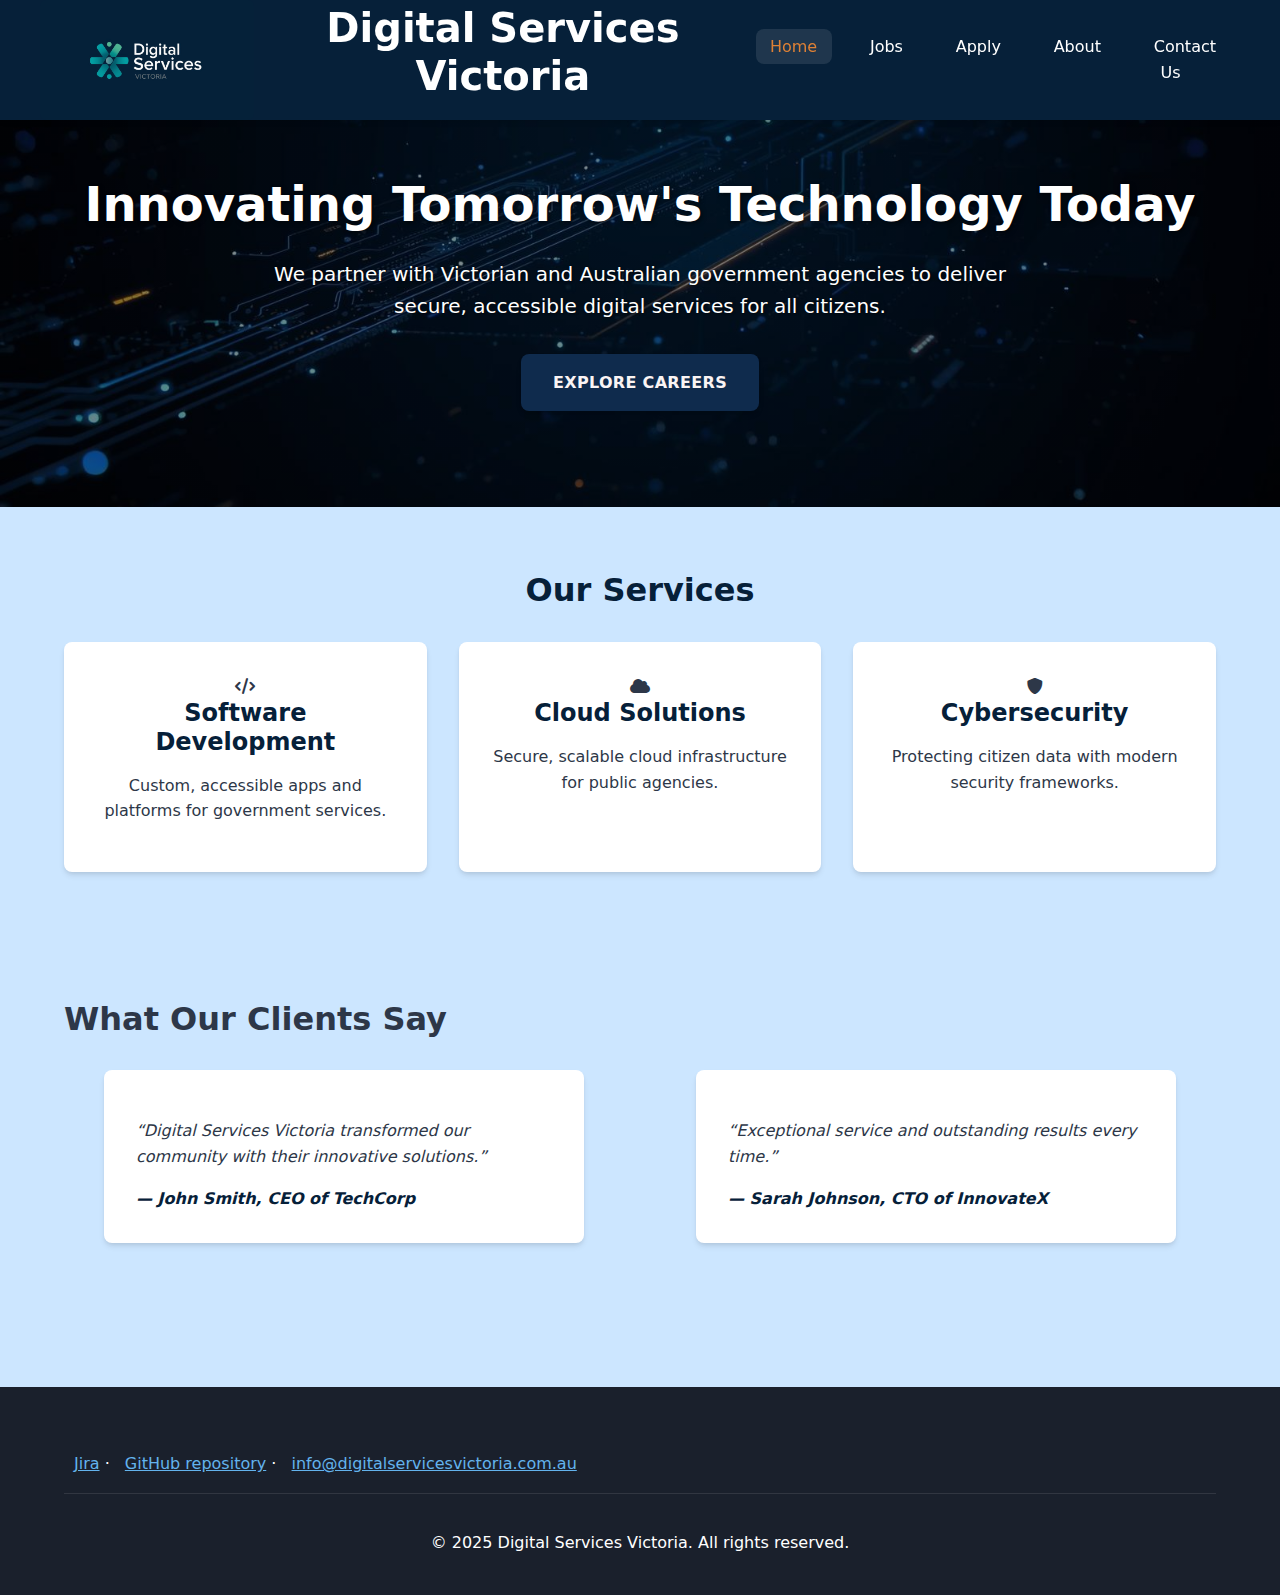
<file: index.html>
<!DOCTYPE html>
<html lang="en">
<head>
  <meta charset="UTF-8" />
  <meta name="viewport" content="width=device-width, initial-scale=1" />
  <title>Digital Services Victoria - Innovating Tomorrow's Technology</title>

  <link rel="stylesheet" href="styles/styles.css" />
   <link rel="stylesheet" href="https://cdnjs.cloudflare.com/ajax/libs/font-awesome/6.0.0/css/all.min.css" />

</head>
<body id="home">
  <a class="skip-link" href="#main">Skip to content</a>

  <header class="header">
    <div class="container" style="display:flex;justify-content:space-between;align-items:center;gap:1rem;">
      <div class="logo-container">
        <img src="images/dsv-logo.jpg" alt="Digital Services Victoria Logo" class="logo" />
        <h1>Digital Services Victoria</h1>
      </div>
      <nav class="main-nav" aria-label="Primary">
        <ul>
          <li><a href="index.html" class="active" aria-current="page">Home</a></li>
          <li><a href="jobs.html">Jobs</a></li>
          <li><a href="apply.html">Apply</a></li>
          <li><a href="about.html">About</a></li>
          <li><a href="mailto:info@digitalservicesvictoria.com.au">Contact Us</a></li>
        </ul>
      </nav>
    </div>
  </header>

  <main id="main">
    <section class="hero" role="banner">
      <div class="container">
        <h2>Innovating Tomorrow's Technology Today</h2>
        <p>We partner with Victorian and Australian government agencies to deliver secure, accessible digital services for all citizens.</p>
        <a href="jobs.html" class="cta-button" aria-label="Explore available career opportunities">EXPLORE CAREERS
      </a>
      </div>
    </section>

    <section class="services">
      <div class="container">
        <h2>Our Services</h2>
        <div class="services-grid">
          <article class="service-card">
            <i class="fas fa-code" aria-hidden="true"></i>
            <h3>Software Development</h3>
            <p>Custom, accessible apps and platforms for government services.</p>
          </article>

          <article class="service-card">
            <i class="fas fa-cloud" aria-hidden="true"></i>
            <h3>Cloud Solutions</h3>
            <p>Secure, scalable cloud infrastructure for public agencies.</p>
          </article>

          <article class="service-card">
            <i class="fas fa-shield-alt" aria-hidden="true"></i>
            <h3>Cybersecurity</h3>
            <p>Protecting citizen data with modern security frameworks.</p>
          </article>
        </div>
      </div>
    </section>

    <section class="testimonials">
      <div class="container">
        <h2>What Our Clients Say</h2>
        <div class="testimonial-grid">
          <blockquote class="testimonial-card">
            <p>“Digital Services Victoria transformed our community with their innovative solutions.”</p>
            <cite>— John Smith, CEO of TechCorp</cite>
          </blockquote>
          <blockquote class="testimonial-card">
            <p>“Exceptional service and outstanding results every time.”</p>
            <cite>— Sarah Johnson, CTO of InnovateX</cite>
          </blockquote>
        </div>
      </div>
    </section>
  </main>

   <footer class="footer">
    <div class="container">
      <div class="footer-content">
        <p>
          <a href="https://christopher-katsoulis.atlassian.net/jira/software/projects/A1WT/boards/1" target="_blank" rel="noopener">Jira</a> ·
          <a href="https://github.com/105353330/Applied-Web-Project-Part-1-of-2" target="_blank" rel="noopener">GitHub repository</a> ·
          <a href="mailto:info@digitalservicesvictoria.com.au">info@digitalservicesvictoria.com.au</a>
        </p>
      </div>
      <div class="footer-bottom">
        <p>&copy; 2025 Digital Services Victoria. All rights reserved.</p>
      </div>
    </div>
  </footer>
</body>
</html>
</file>
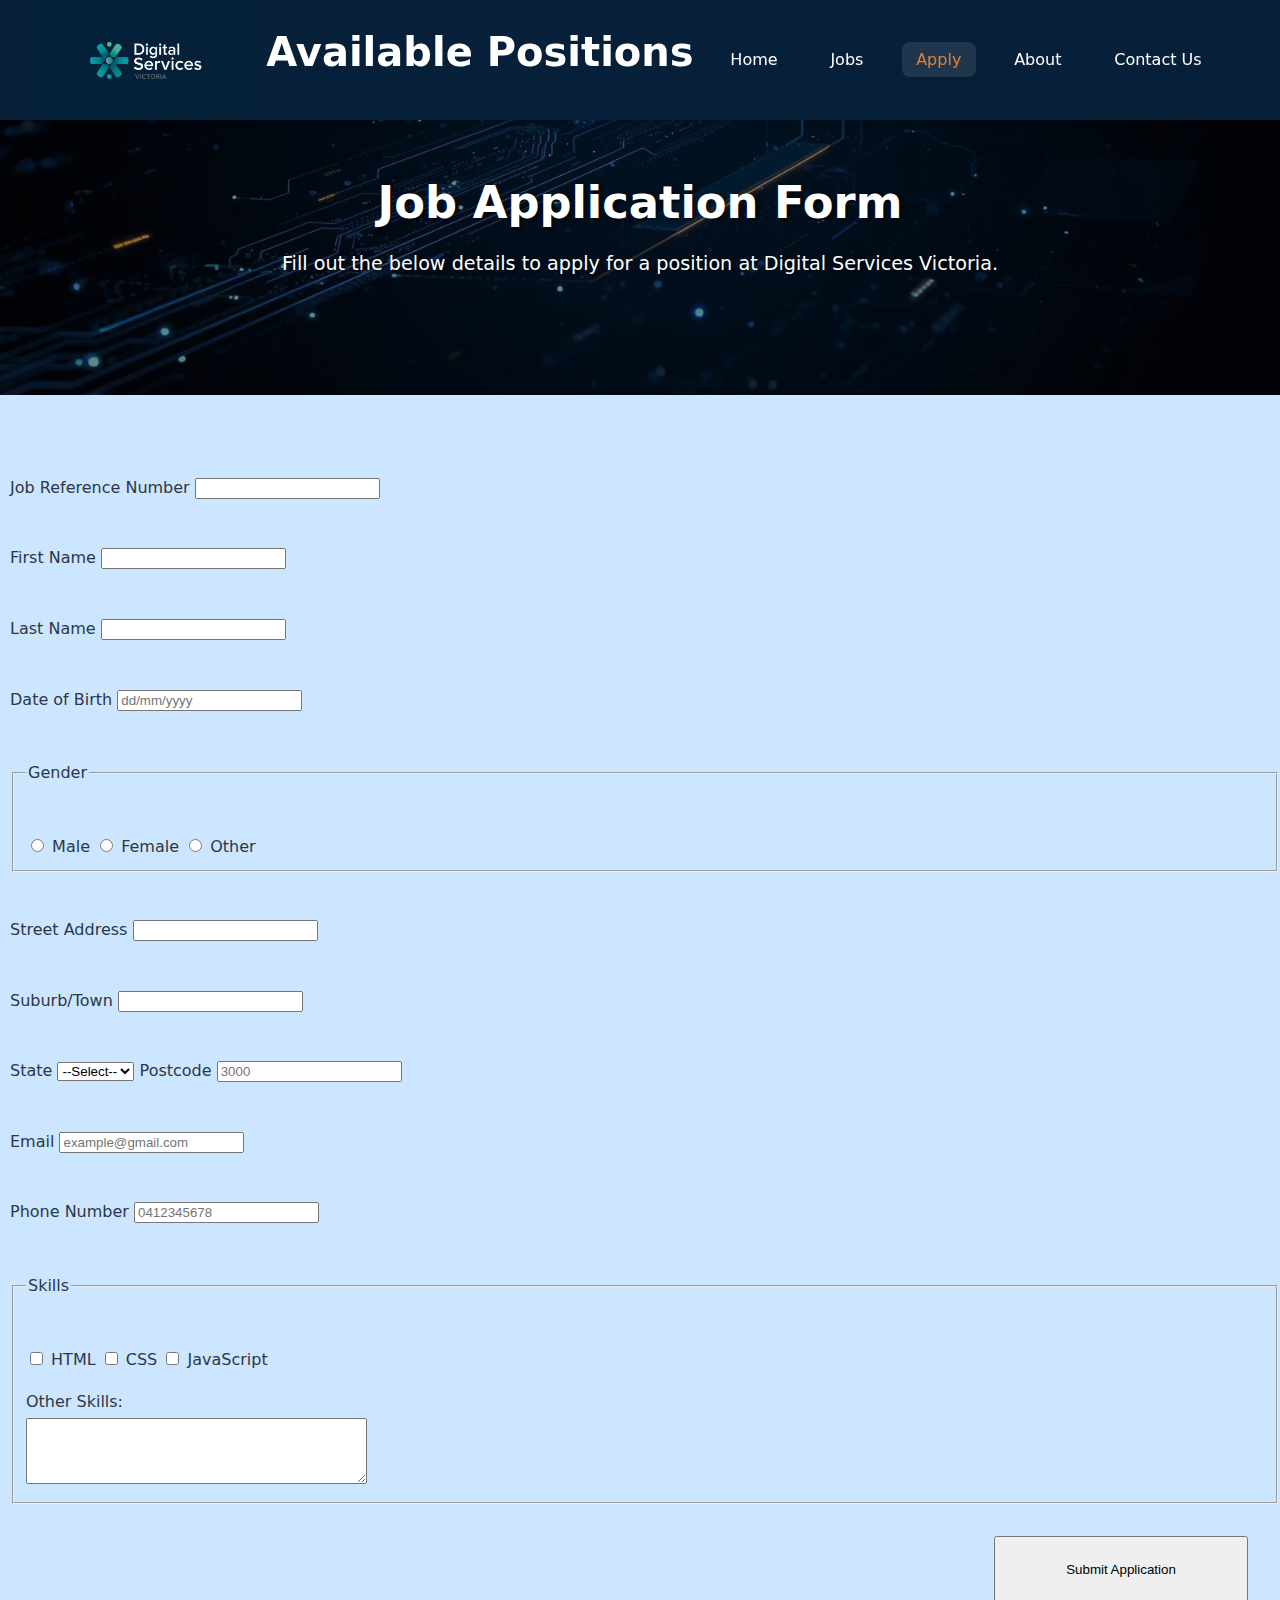
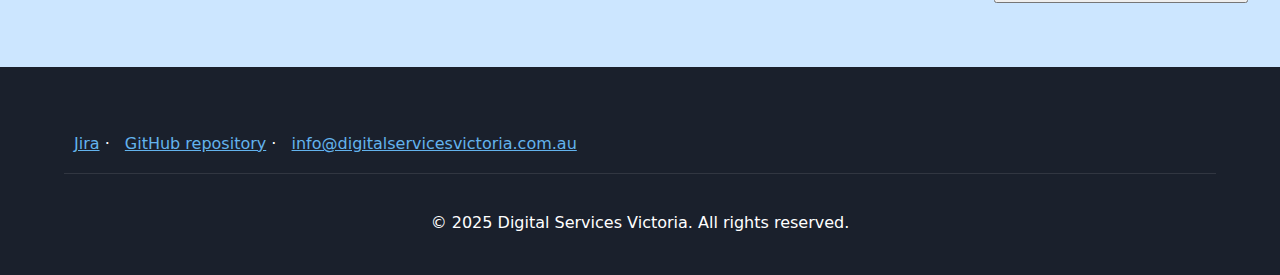
<file: apply.html>
<!DOCTYPE html>
<html lang="en">

<head>
  <meta charset="UTF-8">
  <meta name="viewport" content="width=device-width, initial-scale=1.0">
  <title>Apply — Digital Services Victoria</title>
  <link rel="stylesheet" href="styles/styles.css">
</head>


<body>
  <a class="skip-link" href="#main-apply">Skip to content</a>

  <!-- Header -->
  <header class="header">
    <div class="container" style="display:flex;justify-content:space-between;align-items:center;gap:1rem;">
      <div class="logo-container">
        <img src="images/dsv-logo.jpg" alt="Digital Services Victoria Logo" class="logo">
        <h1>Available Positions</h1>
      </div>
      <nav class="main-nav" aria-label="Primary">
        <ul>
          <li><a href="index.html">Home</a></li>
          <li><a href="jobs.html">Jobs</a></li>
          <li><a href="apply.html" class="active" aria-current="page">Apply</a></li>
          <li><a href="about.html">About</a></li>
          <li><a href="mailto:info@digitalservicesvictoria.com.au">Contact Us</a></li>
        </ul>
      </nav>
    </div>
  </header>

  <!-- Main -->


  <main id="main-apply">
    <section class="hero hero-about">
      <div class="container">
        <h2>Job Application Form</h2>
        <p>Fill out the below details to apply for a position at Digital Services Victoria.</p>
      </div>
    </section>
    <form class="apply-form" method="POST" action="formtest.php">
      <!-- Job Ref -->
      <label for="jobRef">Job Reference Number</label>
      <input type="text" id="jobRef" name="jobRef" pattern="^[A-Za-z0-9]{5}$" maxlength="5" required>
      <div class="error-message" id="jobRefError" aria-live="polite"></div>

      <!-- First Name -->
      <label for="fname">First Name</label>
      <input type="text" id="fname" name="fname" pattern="^[A-Za-z]{1,20}$" maxlength="20" required>
      <div class="error-message" id="fNameError" aria-live="polite"></div>

      <!-- Last Name -->
      <label for="lname">Last Name</label>
      <input type="text" id="lname" name="lname" pattern="^[A-Za-z]{1,20}$" maxlength="20" required>
      <div class="error-message" id="lNameError" aria-live="polite"></div>

      <!-- DOB -->
      <label for="dob">Date of Birth</label>
      <input type="text" id="dob" name="dob" placeholder="dd/mm/yyyy"
        pattern="^(0[1-9]|[12][0-9]|3[01])/(0[1-9]|1[0-2])/[0-9]{4}$" required>
        <div class="error-message" id="DOBError" aria-live="polite"></div>

      <!-- Gender -->
      <fieldset>
        <legend>Gender</legend>
        <label><input type="radio" name="gender" value="male" required> Male</label>
        <label><input type="radio" name="gender" value="female"> Female</label>
        <label><input type="radio" name="gender" value="other"> Other</label>
        <div class="error-message" id="genderError" aria-live="polite"></div>
      </fieldset>

      <!-- Street -->
      <label for="street">Street Address</label>
      <input type="text" id="street" name="street" maxlength="40" required>
      <div class="error-message" id="streetError" aria-live="polite"></div>

      <!-- Suburb -->
      <label for="suburb">Suburb/Town</label>
      <input type="text" id="suburb" name="suburb" maxlength="40" required>
      <div class="error-message" id="suburbError" aria-live="polite"></div>

      <!-- State -->
      <label for="state">State</label>
      <select id="state" name="state" required>
        <option value="">--Select--</option>
        <option>VIC</option>
        <option>NSW</option>
        <option>QLD</option>
        <option>NT</option>
        <option>WA</option>
        <option>SA</option>
        <option>TAS</option>
        <option>ACT</option>
        <div class="error-message" id="stateError" aria-live="polite"></div>
      </select>

      <!-- Postcode -->
      <label for="postcode">Postcode</label>
      <input type="text" id="postcode" name="postcode" placeholder="3000" pattern="^[0-9]{4}$" maxlength="4" required>
      <div class="error-message" id="postcodeError" aria-live="polite"></div>

      <!-- Email -->
      <label for="email">Email</label>
      <input type="email" id="email" name="email" placeholder="example@gmail.com" required>
      <div class="error-message" id="emailError" aria-live="polite"></div>

      <!-- Phone -->
      <label for="phone">Phone Number</label>
      <input type="text" id="phone" name="phone" placeholder="0412345678" pattern="^[0-9]{8,12}$" maxlength="12" required>
      <div class="error-message" id="phoneError" aria-live="polite"></div>

      <!-- Skills -->
      <fieldset>
        <legend>Skills</legend>

        <div class="checkbox-row">
          <label><input type="checkbox" name="skills[]" value="html" required> HTML</label>
          <label><input type="checkbox" name="skills[]" value="css"> CSS</label>
          <label><input type="checkbox" name="skills[]" value="js"> JavaScript</label>
        </div>

        <label for="otherskills">Other Skills:</label>
        <textarea id="otherskills" name="otherskills" rows="4" cols="40"></textarea>
        <div class="error-message" id="skillsError" aria-live="polite"></div>
      </fieldset>

      <!-- Submit -->
      <button type="submit">Submit Application</button>
    </form>
  </main>

  <!-- Footer -->
  <footer class="footer">
    <div class="container">
      <div class="footer-content">
        <p>
          <a href="https://christopher-katsoulis.atlassian.net/jira/software/projects/A1WT/boards/1" target="_blank"
            rel="noopener">Jira</a> ·
          <a href="https://github.com/105353330/Applied-Web-Project-Part-1-of-2" target="_blank" rel="noopener">GitHub
            repository</a> ·
          <a href="mailto:info@digitalservicesvictoria.com.au">info@digitalservicesvictoria.com.au</a>
        </p>
      </div>
      <div class="footer-bottom">
        <p>&copy; 2025 Digital Services Victoria. All rights reserved.</p>
      </div>
    </div>
  </footer>
</body>

</html>
</file>
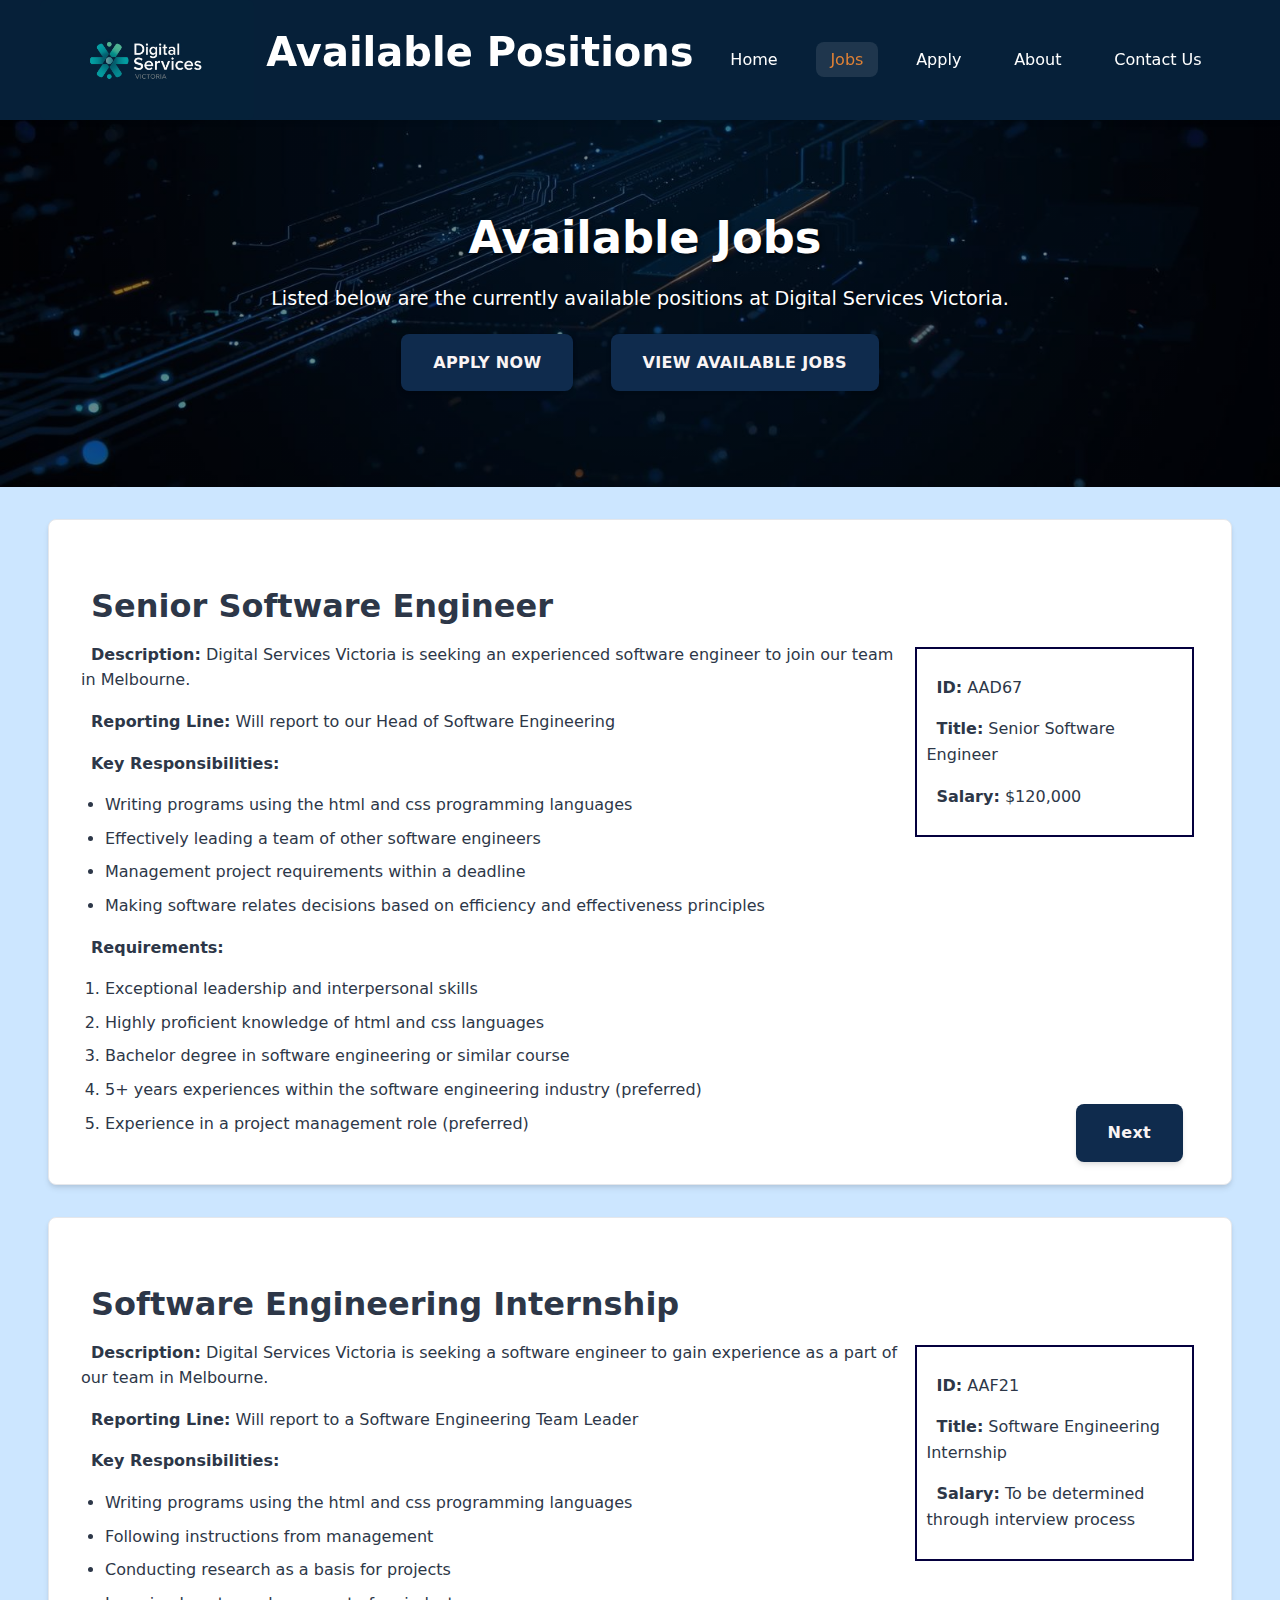
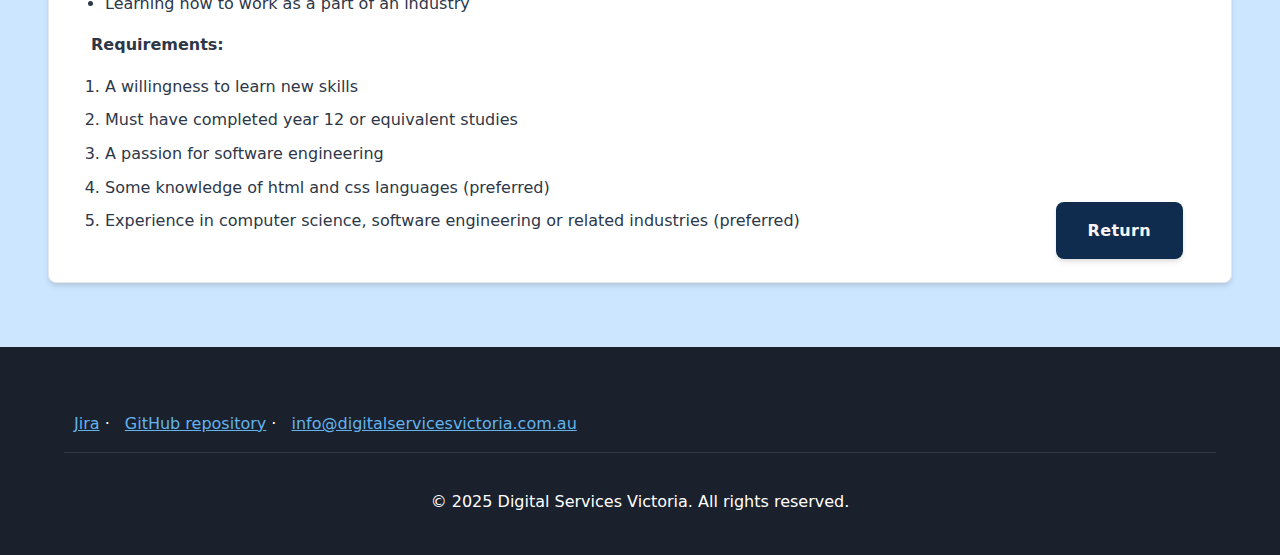
<file: jobs.html>
<!DOCTYPE html>
<html lang="en">
<title>Week 5 Web Page</title>
<meta charset="UTF-8">
<meta name="description" content="Week 4 web page">
<meta name="keywords" content="HTML, Doctype, Head, Body, Meta, Paragraph, Headings, Strong, Emphasis">
<meta name="author" content="Patrick Ward">
<link rel="stylesheet" href="styles/styles.css">
</head>

<body>
    <a class="skip-link" href="#main-jobs">Skip to content</a>
    <header class="header">
        <div class="container" style="display:flex;justify-content:space-between;align-items:center;gap:1rem;">
            <div class="logo-container">
                <img src="images/dsv-logo.jpg" alt="Digital Services Victoria Logo" class="logo">
                <h1>Available Positions</h1>
            </div>
            <nav class="main-nav" aria-label="Primary">
                <ul>
                    <li><a href="index.html">Home</a></li>
                    <li><a href="jobs.html" class="active" aria-current="page">Jobs</a></li>
                    <li><a href="apply.html">Apply</a></li>
                    <li><a href="about.html">About</a></li>
                    <li><a href="mailto:info@digitalservicesvictoria.com.au">Contact Us</a></li>
                </ul>
            </nav>
        </div>
    </header>
    <main id="main-jobs">
        <section class="hero" role="banner">
            <div class="container">
                <h2>Available Jobs</h2>
                <p>Listed below are the currently available positions at Digital Services Victoria.</p>
                <a href="apply.html" class="cta-button" aria-label="Apply for available positions">APPLY NOW</a>
                <a href="#job-section-1" class="cta-button" aria-label="View available career opportunities">VIEW AVAILABLE
                    JOBS</a>

            </div>
        </section>
        <section class="jobs-section" id = "job-section-1">
            <h2>Senior Software Engineer</h2>
            <aside class="aside-jobs">
                <p><b>ID:</b> AAD67</p>
                <p><b>Title:</b> Senior Software Engineer</p>
                <p><b>Salary:</b> $120,000</p>
            </aside>
            <p><b>Description:</b> Digital Services Victoria is seeking an experienced software engineer to join our
                team in
                Melbourne.</p>
            <p><b>Reporting Line:</b> Will report to our Head of Software Engineering</p>
            <p><b>Key Responsibilities:</b></p>
            <ul>
                <li>Writing programs using the html and css programming languages</li>
                <li>Effectively leading a team of other software engineers</li>
                <li>Management project requirements within a deadline</li>
                <li>Making software relates decisions based on efficiency and effectiveness principles</li>
            </ul>
            <p><b>Requirements:</b></p>
            <ol>
                <li>Exceptional leadership and interpersonal skills</li>
                <li>Highly proficient knowledge of html and css languages</li>
                <li>Bachelor degree in software engineering or similar course</li>
                <li>5+ years experiences within the software engineering industry (preferred)</li>
                <li>Experience in a project management role (preferred)</li>
            </ol>
            <a href="#job-section-2" class="cta-button" aria-label="Next Job">Next </a>
        </section>
        <section class="jobs-section" id = "job-section-2">
            <h2>Software Engineering Internship</h2>
            <aside class="aside-jobs">
                <p><b>ID:</b> AAF21</p>
                <p><b>Title:</b> Software Engineering Internship</p>
                <p><b>Salary:</b> To be determined through interview process</p>
            </aside>
            <p><b>Description:</b> Digital Services Victoria is seeking a software engineer to gain experience as a part
                of
                our
                team in Melbourne.</p>
            <p><b>Reporting Line:</b> Will report to a Software Engineering Team Leader</p>
            <p><b>Key Responsibilities:</b></p>
            <ul>
                <li>Writing programs using the html and css programming languages</li>
                <li>Following instructions from management</li>
                <li>Conducting research as a basis for projects</li>
                <li>Learning how to work as a part of an industry</li>
            </ul>
            <p><b>Requirements:</b></p>
            <ol>
                <li>A willingness to learn new skills</li>
                <li>Must have completed year 12 or equivalent studies</li>
                <li>A passion for software engineering</li>
                <li>Some knowledge of html and css languages (preferred)</li>
                <li>Experience in computer science, software engineering or related industries (preferred)</li>
            </ol>
            <a href="#main-jobs" class="cta-button" aria-label="Return to top">Return </a>
        </section>
    </main>
    <footer class="footer">
        <div class="container">
            <div class="footer-content">
                <p>
                    <a href="https://christopher-katsoulis.atlassian.net/jira/software/projects/A1WT/boards/1"
                        target="_blank" rel="noopener">Jira</a> ·
                    <a href="https://github.com/105353330/Applied-Web-Project-Part-1-of-2" target="_blank"
                        rel="noopener">GitHub repository</a> ·
                    <a href="mailto:info@digitalservicesvictoria.com.au">info@digitalservicesvictoria.com.au</a>
                </p>
            </div>
            <div class="footer-bottom">
                <p>&copy; 2025 Digital Services Victoria. All rights reserved.</p>
            </div>
        </div>
    </footer>
</body>

</html>
</file>
<file: styles/styles.css>
/*

filename: [styles.css]

authors: [Patrick Ward, Shehan Ariyarathna, Christopher Katsoulis]

created: [27/09/2025]

last modified: [27/10/2025]

description: [Styling document for applied web project]

*/

/* Default Values */
:root {
  --primary-color: #062039;
  --primary-light: #2c5282;
  --primary-dark: #0f2b4d;

  --secondary-color: #2f855a;
  --accent-color: #df8135;
  --accent-light: #e79857;

  --text-color: #2d3748;
  --text-light: #4a5568;
  --dark-text: #1a202c;
  --light-bg: #f7fafc;
  --dark-bg: #1a202c;
  --white: #ffffff;

  --success-color: #38a169;
  --warning-color: #da6517;
  --error-color: #e53e3e;

  --border-color: #e5e7eb;
  --shadow-sm: 0 1px 2px rgba(0, 0, 0, .05);
  --shadow: 0 4px 6px -1px rgba(0, 0, 0, .1), 0 2px 4px -1px rgba(0, 0, 0, .06);
  --shadow-lg: 0 10px 15px -3px rgba(0, 0, 0, .1), 0 4px 6px -2px rgba(0, 0, 0, .05);
  --transition: all .3s cubic-bezier(.4, 0, .2, 1);
  --radius: .5rem;
}

/* Reset / base */
* {
  box-sizing: border-box;
}

html {
  scroll-behavior: smooth;
}

body {
  font-family: 'Inter', 'Segoe UI', system-ui, -apple-system, sans-serif;
  line-height: 1.6;
  color: var(--text-color);
  background: #cce6ff;
  /* light blue site background */
  min-height: 100vh;
  margin: 0;
}

.container {
  max-width: 1200px;
  margin: 0 auto;
  padding: 0 1.5rem;
}

h1,
h2,
h3,
h4,
h5,
h6 {
  font-weight: 600;
  line-height: 1.2;
  margin: 0 0 1rem;
}

h1 {
  font-size: 2.5rem;
}

h2 {
  font-size: 2rem;
}

h3 {
  font-size: 1.5rem;
}

/* Focus styles */
a:focus-visible,
button:focus-visible {
  outline: 3px solid #94a3b8;
  outline-offset: 2px;
  border-radius: 6px;
}

/* Reduced motion */
@media (prefers-reduced-motion: reduce) {
  * {
    animation-duration: .01ms !important;
    animation-iteration-count: 1 !important;
    transition-duration: .01ms !important;
  }
}

/* HEADER & NAV */
.header {
  text-align: center;
  background: var(--primary-color);
  color: var(--white);
  position: fixed;
  top: 0;
  left: 0;
  right: 0;
  z-index: 1000;
  box-shadow: 0 2px 5px rgba(0, 0, 0, .1);
}

.header .container {
  display: flex;
  align-items: center;
  justify-content: space-between;
  padding-left: 0rem;
  padding-right: 1.5rem;
}

.logo-container {
  display: flex;
  align-items: center;
  gap: .75rem;
}

.logo {
  max-height: 120px;
  border-radius: 6px;
}

.main-nav ul {
  list-style: none;
  display: flex;
  gap: 1.5rem;
  margin: 0;
  padding: 0;
}

.main-nav a {
  text-decoration: none;
  color: var(--white);
  padding: .5rem .9rem;
  border-radius: var(--radius);
  transition: var(--transition);
}

.main-nav a:hover,
.main-nav a.active {
  color: var(--accent-color);
  background: rgba(255, 255, 255, .1);
}

/* FOOTER */
.footer {
  background: var(--dark-bg);
  color: var(--white);
  padding: 3rem 0 1.5rem;
  margin-top: 4rem;
}

.footer a {
  color: #63b3ed;
}

.footer a:hover {
  text-decoration: underline;
}

.footer-bottom {
  text-align: center;
  padding-top: 20px;
  border-top: 1px solid rgba(255, 255, 255, .1);
}

/* Hero Section */
body .hero h2 {
  font-size: 2.8rem;
  margin-bottom: 1rem;
  text-shadow: 2px 2px 4px rgba(0, 0, 0, .55);
}

body .hero p {
  font-size: 1.2rem;
  text-shadow: 1px 1px 2px rgba(0, 0, 0, .5);
}

body .hero {
  background-image:
    linear-gradient(0deg, rgba(0, 0, 0, .45), rgba(0, 0, 0, .45)),
    url('/images/hero-bg.jpg');
  background-size: cover;
  background-position: center;
  background-repeat: no-repeat;
  color: #fff;
  text-align: center;
  padding: 6rem 0;
  margin-top: 80px;
}


/* Hero Button */
body .cta-button {
  display: inline-block;
  padding: 1rem 2rem;
  background: var(--primary-dark);
  color: #faf4f4;
  text-decoration: none;
  border-radius: var(--radius);
  font-weight: 700;
  letter-spacing: .02em;
  transition: var(--transition);
  box-shadow: var(--shadow);
  margin-right: 1rem;
  margin-left: 1rem;
}

body .cta-button:hover {
  transform: translateY(-2px);
  box-shadow: var(--shadow-lg);
}

/* Skip Link */
.skip-link {
  position: absolute;
  left: -9999px;
  top: auto
}

.skip-link:focus {
  left: 1rem;
  top: 1rem;
  padding: .5rem .75rem;
  background: #ffffff;
  border: 2px solid #000
}

/* Anchor offset for fixed header */
:root {
  scroll-padding-top: 90px;
}

/* index page*/
body#home .hero {
  background-image:
    linear-gradient(0deg, rgba(0, 0, 0, .45), rgba(0, 0, 0, .45)),
    url('/images/hero-bg.jpg');
  background-size: cover;
  background-position: center;
  background-repeat: no-repeat;
  color: var(--white);
  text-align: center;
  padding: 6rem 0;
  margin-top: 80px;
}

body#home .hero h2 {
  font-size: 3rem;
  margin-bottom: 1.5rem;
  text-shadow: 2px 2px 4px rgba(0, 0, 0, .5);
}

body#home .hero p {
  font-size: 1.25rem;
  max-width: 800px;
  margin: 0 auto 2rem;
  text-shadow: 1px 1px 2px rgba(0, 0, 0, .5);
}



/* Services */
body#home .services {
  padding: 4rem 0;
}

body#home .services h2 {
  text-align: center;
  color: var(--primary-color);
  margin-bottom: 2rem;
}

body#home .services-grid {
  display: grid;
  grid-template-columns: repeat(auto-fit, minmax(280px, 1fr));
  gap: 2rem;
}

body#home .service-card {
  background: #fff;
  border-radius: var(--radius);
  padding: 2rem;
  text-align: center;
  box-shadow: var(--shadow);
  transition: var(--transition);
}

body#home .service-card:hover {
  transform: translateY(-8px);
  box-shadow: var(--shadow-lg);
}

body#home .service-card h3 {
  color: var(--primary-color);
  margin-bottom: .75rem;
}

/* Testimonials */
body#home .testimonials {
  padding: 4rem 0;
}

body#home .testimonial-grid {
  display: grid;
  grid-template-columns: repeat(auto-fit, minmax(280px, 1fr));
  gap: 2rem;
}

body#home .testimonial-card {
  background: #fff;
  border-radius: var(--radius);
  box-shadow: var(--shadow);
  padding: 2rem;
  transition: var(--transition);
}

body#home .testimonial-card:hover {
  transform: translateY(-5px);
}

body#home .testimonial-card p {
  font-style: italic;
  margin-bottom: 1rem;
}

body#home .testimonial-card cite {
  font-weight: 600;
  color: var(--primary-color);
}

/* about page */


body.about .student-id {
  float: right;
  color: var(--accent-light);
  font-weight: 700;
}



body.about .about-section {
  padding: 4rem 0;
}

body.about .about-content {
  max-width: 1200px;
  margin: 0 auto;
  padding: 0 1.5rem;
}

/* Group info */
body.about .group-info {
  background: #fff;
  border: 1px solid var(--border-color);
  border-radius: var(--radius);
  box-shadow: var(--shadow);
  padding: 2rem;
  margin-bottom: 3rem;
}

body.about .group-info h2 {
  color: var(--primary-color);
}

/* Nested list */
body.about .nested-list {
  list-style: none;
  padding-left: 1rem;
}

body.about .nested-list ul {
  list-style: disc;
  padding-left: 1.25rem;
}

/* about: member contributions */
body.about .member-contributions {
  margin-bottom: 3rem;
}

body.about .member-contributions h2 {
  text-align: center;
  color: var(--primary-color);
  margin-bottom: 2rem;
  font-size: 2.2rem;
}

body.about .contributions-grid {
  display: grid;
  grid-template-columns: repeat(auto-fit, minmax(260px, 1fr));
  gap: 2rem;
}

body.about .contribution-card {
  background: var(--white);
  border-radius: var(--radius);
  box-shadow: var(--shadow);
  padding: 1.5rem;
  border: 1px solid var(--border-color);
  transition: var(--transition);
}

body.about .contribution-card:hover {
  transform: translateY(-6px);
  box-shadow: var(--shadow-lg);
}

body.about .member-header {
  display: flex;
  justify-content: space-between;
  align-items: center;
  background: linear-gradient(135deg, var(--primary-color), var(--primary-dark));
  color: var(--white);
  padding: 0.75rem 1rem;
  border-radius: var(--radius);
  margin-bottom: 1rem;
}

body.about .student-id {
  background: rgba(255, 255, 255, 0.1);
  border: 1px solid rgba(255, 255, 255, 0.3);
  border-radius: 999px;
  padding: 0.25rem 0.75rem;
  font-size: 0.9rem;
  color: var(--accent-light);
  font-weight: bold;
}

body.about .contribution-card dl {
  margin: 0;
}

body.about .contribution-card dt {
  font-weight: 700;
  color: var(--primary-color);
  margin-top: 0.5rem;
}

body.about .contribution-card dd {
  margin: 0 0 0.5rem;
  color: var(--text-color);
}


/* Group photo */
body.about .group-photo {
  text-align: center;
  margin: 2rem 0 3rem;
}

body.about .group-photo img {
  border: 2px solid #e2e8f0;
  border-radius: var(--radius);
  box-shadow: var(--shadow);
  max-width: 100%;
  height: auto;
}

body.about .group-photo figcaption {
  margin-top: .5rem;
  color: var(--text-light);
  font-style: italic;
}

/* Team table */
body.about .team-profile {
  background: #fff;
  border: 1px solid var(--border-color);
  border-radius: var(--radius);
  box-shadow: var(--shadow);
  padding: 2rem;
  margin-bottom: 3rem;
}

body.about .team-table {
  width: 100%;
  border-collapse: collapse;
  margin-top: 1rem;
}

body.about .team-table caption {
  text-align: left;
  font-weight: 600;
  margin-bottom: .75rem;
}

body.about .team-table th,
body#about .team-table td {
  padding: .75rem 1rem;
  border: 1px solid var(--border-color);
}

body.about .team-table th {
  background: var(--primary-color);
  color: #fff;
}

body.about .team-table tr:nth-child(even) {
  background: #f8fafc;
}

body.about .team-table tr:hover {
  background: #edf2f7;
}

/* Extra info */
body.about .additional-info {
  background: #fff;
  border: 1px solid var(--border-color);
  border-radius: var(--radius);
  box-shadow: var(--shadow);
  padding: 2rem;
}

body.about .info-section {
  margin-bottom: 1.25rem;
  padding: 1rem;
  background: #f7fafc;
  border-radius: var(--radius);
  border: 1px solid var(--border-color);
}

body.about .info-section h3 {
  color: var(--primary-color);
  margin: 0 0 .5rem;
}

body.about .info-list {
  list-style: none;
  padding: 0;
  margin: 0;
}

body.about .info-list li {
  position: relative;
  padding-left: 1.25rem;
  margin-bottom: .5rem;
}

body.about .info-list li::before {
  content: "→";
  position: absolute;
  left: 0;
  color: var(--accent-color);
  font-weight: 700;
}

/* Responsive */
@media (max-width: 768px) {
  body#home .hero h2 {
    font-size: 2.2rem;
  }

  body#home .services-grid,
  body#home .testimonial-grid {
    grid-template-columns: 1fr;
  }

  body.about dl {
    grid-template-columns: 1fr;
  }

  body.about .team-table {
    display: block;
    overflow-x: auto;
  }
}

/* Jobs page */

.aside-jobs {
  width: 25%;
  float: right;
  border: 2px solid #04003e;
  background-color: #fff;
  margin: 5px;
  padding: 10px;
}

.jobs-section {
  background: #fff;
  border: 1px solid var(--border-color);
  border-radius: var(--radius);
  box-shadow: var(--shadow);
  padding: 2rem;
  margin-top: 2rem;
  margin-bottom: 2rem;
  margin-left: 3rem;
  margin-right: 3rem;
}

.jobs-section ul,
.jobs-section ol {
  padding-left: 1.5rem;
}

.jobs-section li {
  margin-bottom: 0.5rem;
}

#main-jobs h2,
p> :not(.hero) {
  margin-top: 35px;
  margin-left: 10px;
}

.jobs-section .cta-button {
  display: block;
  float: right;
  margin-top: -3rem;
}

/* Media Query */
@media (max-width: 768px) {
  #main-jobs .hero h2 {
    font-size: 2rem;
  }

  /* Restructures aside to be vertical instead of horizontal */
   .aside-jobs{
    float: none;
    width: 100%;
    margin-bottom: 1rem;
  }

  .jobs-section .cta-button {
    display: inline-block;
    margin-top: 0rem;
    float: none;
    width: 100%;
  }

  .jobs-section p,
  .jobs-section ul,
  .jobs-section ol {
    margin-left: 0;
    padding-left: 0.2rem;
  }
}

/* Apply page */

#main-apply> :not(.hero) {
  margin-top: 35px;
  margin-left: 10px;
}



.apply-form label,
.apply-form input,
.apply-form select,
.apply-form fieldset {
  margin-top: 3rem;
}

.apply-form label[for="otherskills"] {
  display: block;
  margin-top: 1rem;
  margin-bottom: 0.25rem;
}

.apply-form button {
  width: 20%;
  padding: 1.5rem;
  text-align: center;
  display: block;
  margin-left: auto;
  margin-right: 2rem;
  margin-top: 2rem;
}

@media (max-width: 768px) {
  #main-apply .hero h2 {
    font-size: 2rem;
  }

  .apply-form {
    padding: 1rem;
  }

  /* Each input will now span across the screen */
  .apply-form label,
  .apply-form input,
  .apply-form select,
  .apply-form textarea,
  .apply-form fieldset,
  .apply-form button {
    display: block;
    width: 100%;
    margin-bottom: 1rem;
  }

  /* Submit button is larger and centered */
  .apply-form button {
    padding: 1rem;
    font-size: 1rem;
    text-align: center;
  }
}

/* process_eoi page */

#main-process > :not(.hero) {
  margin-top: 35px;
  margin-left: auto;
  margin-right: auto;
  text-align: center; /* centers text */
}
</file>
